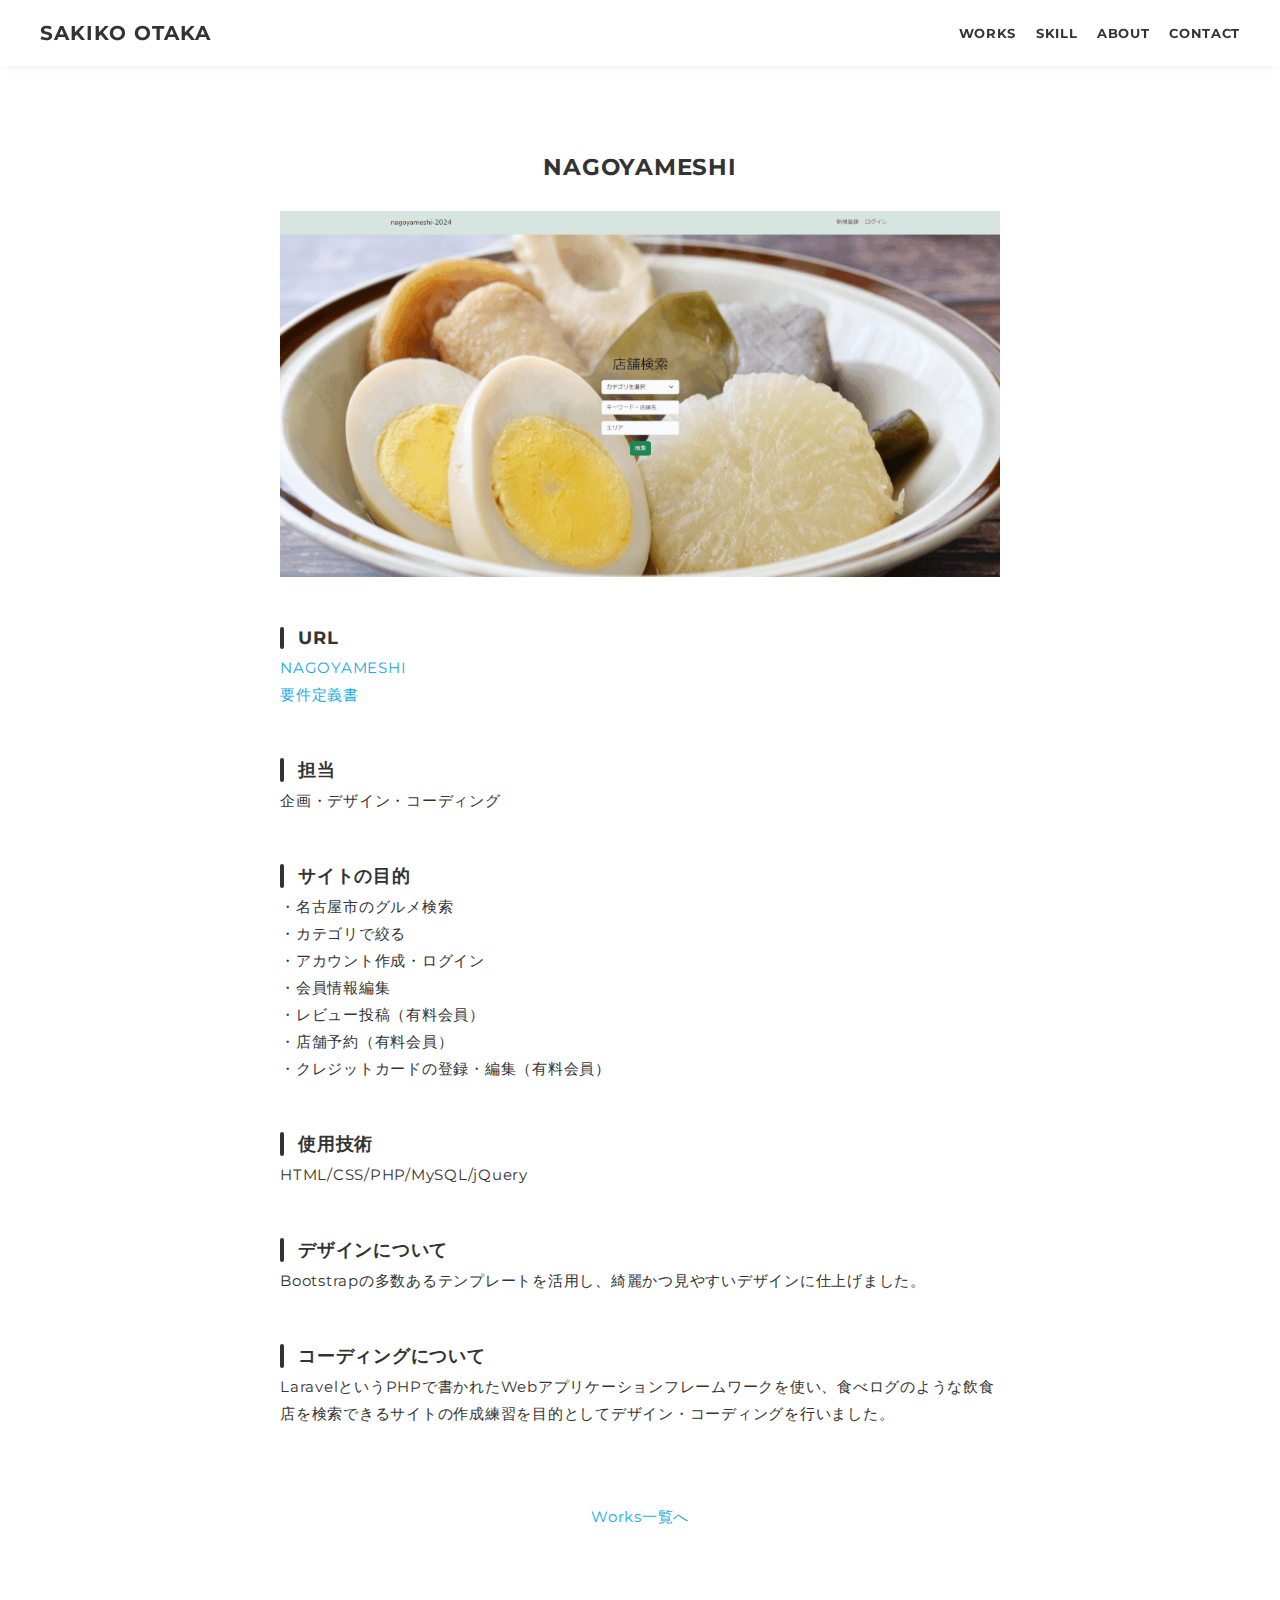
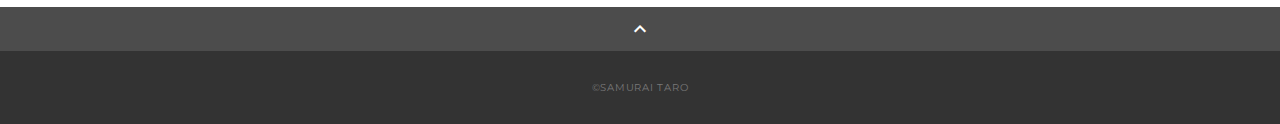
<file: works-2.html>
<!DOCTYPE html>
<html>
<head>
  <meta charset="utf-8">
  <meta name="viewport" content="width=device-width, initial-scale=1.0, maximum-scale=1.0, minimum-scale=1.0">
  <title>portfolio</title>
  <link rel="preconnect" href="https://fonts.gstatic.com">
  <link href="https://fonts.googleapis.com/css2?family=Montserrat:wght@400;700&display=swap" rel="stylesheet">
  <link href="https://fonts.googleapis.com/css?family=Material+Icons+Outlined" rel="stylesheet">
  <link href="css/ress.css" media="all" rel="stylesheet" type="text/css" />
  <link href="css/style.css" media="all" rel="stylesheet" type="text/css" />
</head>

<body>
  <div class="wrapper">

    <!-- header -->
    <header class="header ">
      <div class="container">
        <h1 class="header-logo">
          <a href="index.html">SAKIKO OTAKA</a>
        </h1>
        <nav class="gnav">
          <ul class="gnav-list">
            <li class="gnav-item"><a href="index.html#works">WORKS</a></li>
            <li class="gnav-item"><a href="index.html#skill">SKILL</a></li>
            <li class="gnav-item"><a href="index.html#about">ABOUT</a></li>
            <li class="gnav-item"><a href="index.html#contact">CONTACT</a></li>
          </ul>
        </nav>
      </div>
    </header>
    <!-- /header -->

    <main class="content">

      <article class="article">
        <div class="article-container">
          <h2 class="article-title">NAGOYAMESHI</h2>
          <div class="article-body">
            <p>
              <img src="img/works-detail/nagoyameshi.gif" alt="">
            </p>
            <p>
              
            </p>
            <h3>URL</h3>
            <p>
              <a href="https://nagoyameshi-2024-f5df705270a1.herokuapp.com/" target="_blank" rel="noopener">NAGOYAMESHI</a><br>
              <a href="https://docs.google.com/document/d/1ksjQJ2B5AZ2J0W1IAhizRsf2XmcZNHS_WzDmTxZT6O8/edit?usp=sharing">要件定義書</a>
            </p>
            <h3>担当</h3>
            <p>企画・デザイン・コーディング</p>
            <h3>サイトの目的</h3>
            <p>
              ・名古屋市のグルメ検索<br>
              ・カテゴリで絞る<br>
              ・アカウント作成・ログイン<br>
              ・会員情報編集<br>
              ・レビュー投稿（有料会員）<br>
              ・店舗予約（有料会員）<br>
              ・クレジットカードの登録・編集（有料会員）<br>
            </p>
            <h3>使用技術</h3>
            <p>HTML/CSS/PHP/MySQL/jQuery</p>
            <h3>デザインについて</h3>
            <p>
              Bootstrapの多数あるテンプレートを活用し、綺麗かつ見やすいデザインに仕上げました。
            </p>
            <h3>コーディングについて</h3>
            <p>
              LaravelというPHPで書かれたWebアプリケーションフレームワークを使い、食べログのような飲食店を検索できるサイトの作成練習を目的としてデザイン・コーディングを行いました。
            </p>
          </div>
          <div class="home-link">
            <a href="index.html#works">Works一覧へ</a>
          </div>
        </div>
      </article>

      <div class="page-top" id="js-page-top">
        <span class="material-icons-outlined">expand_less</span>
      </div>
    </main>

    <!-- footer -->
    <footer class="footer">
      <div class="copyright">&copy;SAMURAI TARO</div>
    </footer>
    <!-- /footer -->

  </div>
  <script src="https://ajax.googleapis.com/ajax/libs/jquery/3.6.0/jquery.min.js"></script>
  <script type='text/javascript' src="js/script.js"></script>
</body>
</html>
</file>
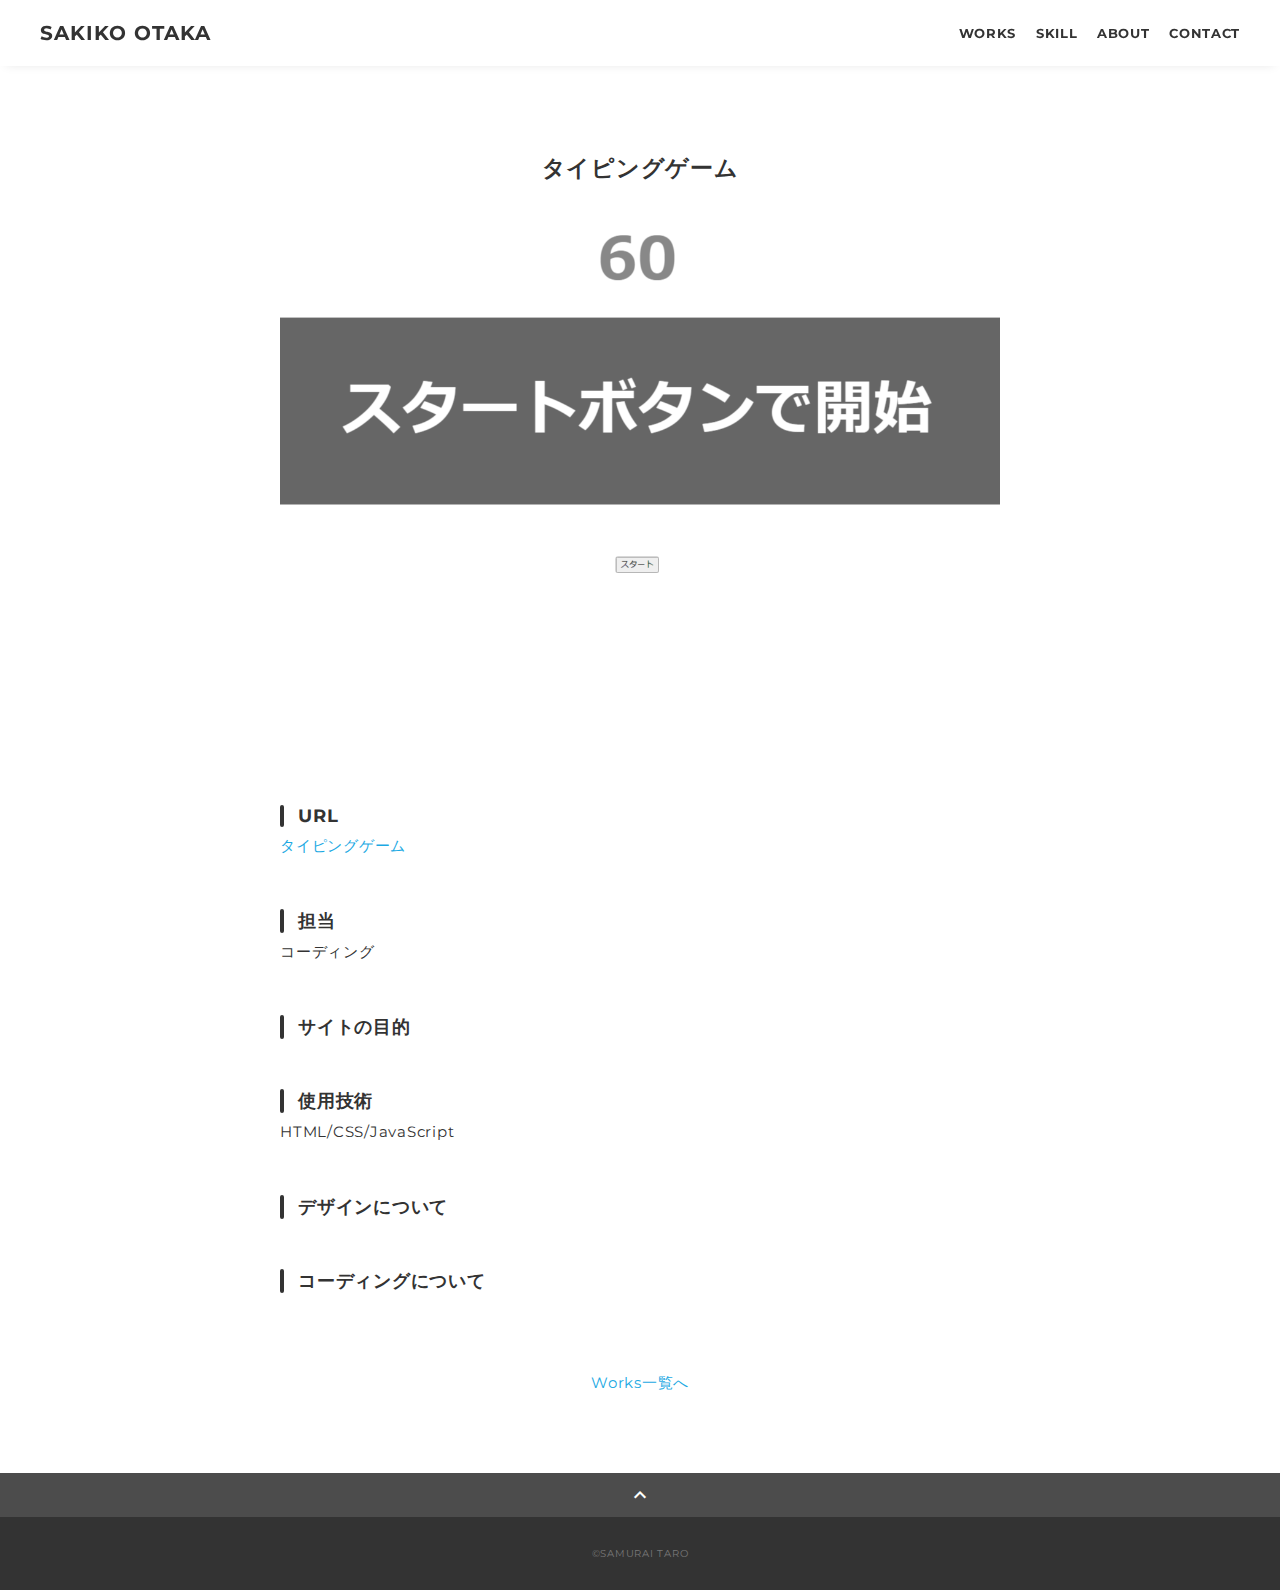
<file: works-3.html>
<!DOCTYPE html>
<html>
<head>
  <meta charset="utf-8">
  <meta name="viewport" content="width=device-width, initial-scale=1.0, maximum-scale=1.0, minimum-scale=1.0">
  <title>portfolio</title>
  <link rel="preconnect" href="https://fonts.gstatic.com">
  <link href="https://fonts.googleapis.com/css2?family=Montserrat:wght@400;700&display=swap" rel="stylesheet">
  <link href="https://fonts.googleapis.com/css?family=Material+Icons+Outlined" rel="stylesheet">
  <link href="css/ress.css" media="all" rel="stylesheet" type="text/css" />
  <link href="css/style.css" media="all" rel="stylesheet" type="text/css" />
</head>

<body>
  <div class="wrapper">

    <!-- header -->
    <header class="header ">
      <div class="container">
        <h1 class="header-logo">
          <a href="index.html">SAKIKO OTAKA</a>
        </h1>
        <nav class="gnav">
          <ul class="gnav-list">
            <li class="gnav-item"><a href="index.html#works">WORKS</a></li>
            <li class="gnav-item"><a href="index.html#skill">SKILL</a></li>
            <li class="gnav-item"><a href="index.html#about">ABOUT</a></li>
            <li class="gnav-item"><a href="index.html#contact">CONTACT</a></li>
          </ul>
        </nav>
      </div>
    </header>
    <!-- /header -->

    <main class="content">

      <article class="article">
        <div class="article-container">
          <h2 class="article-title">タイピングゲーム</h2>
          <div class="article-body">
            <p>
              <img src="img/works/typing.png" alt="タイピングゲーム">
            </p>
            <h3>URL</h3>
            <p><a href="https://teridash.github.io/javascript-advanced-kadai/kadai_tutorial_output/" target="_blank" rel="noopener">タイピングゲーム</a></p>
            <h3>担当</h3>
            <p>コーディング</p>
            <h3>サイトの目的</h3>
            <p></p>
            <h3>使用技術</h3>
            <p>HTML/CSS/JavaScript</p>
            <h3>デザインについて</h3>
            <p>
              
            </p>
            <h3>コーディングについて</h3>
            <p>
              
            </p>
          </div>
          <div class="home-link">
            <a href="index.html#works">Works一覧へ</a>
          </div>
        </div>
      </article>

      <div class="page-top" id="js-page-top">
        <span class="material-icons-outlined">expand_less</span>
      </div>
    </main>

    <!-- footer -->
    <footer class="footer">
      <div class="copyright">&copy;SAMURAI TARO</div>
    </footer>
    <!-- /footer -->

  </div>
  <script src="https://ajax.googleapis.com/ajax/libs/jquery/3.6.0/jquery.min.js"></script>
  <script type='text/javascript' src="js/script.js"></script>
</body>
</html>
</file>
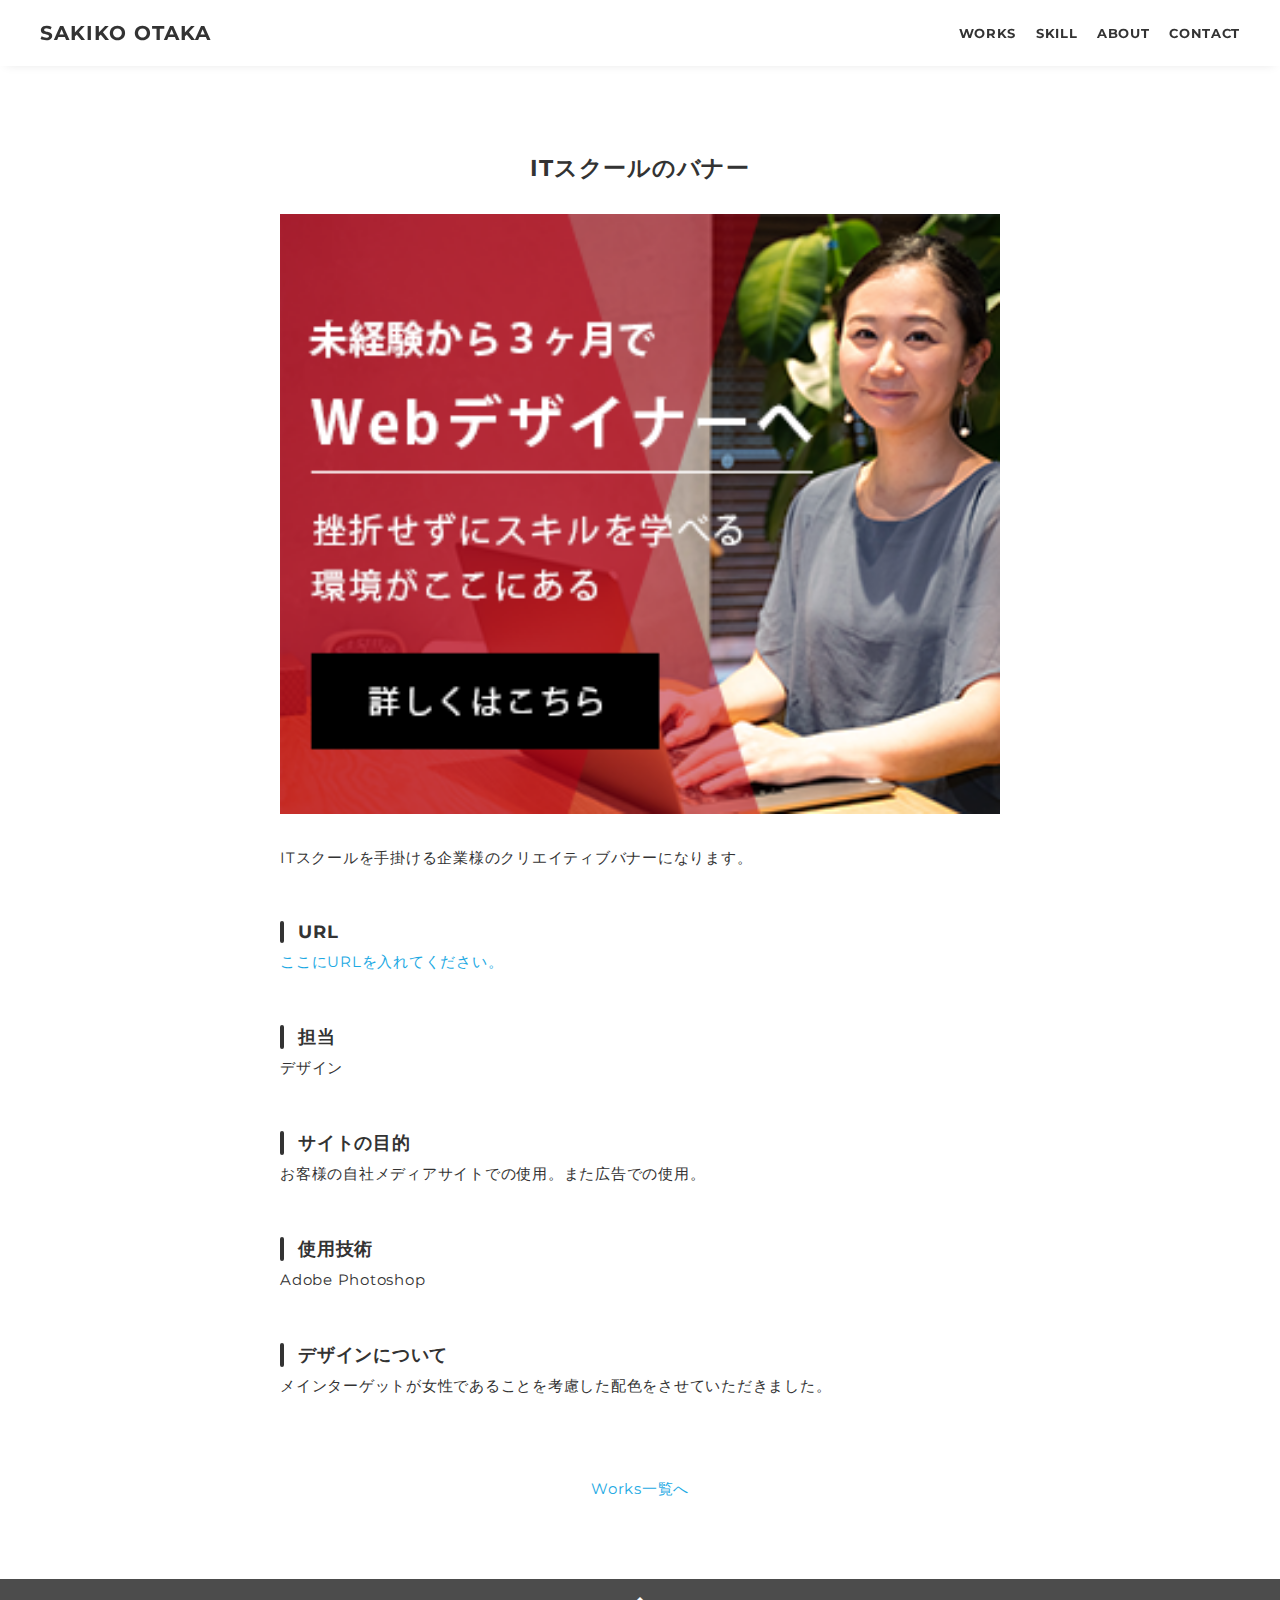
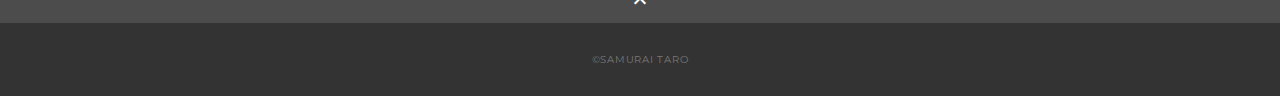
<file: works-4.html>
<!DOCTYPE html>
<html>
<head>
  <meta charset="utf-8">
  <meta name="viewport" content="width=device-width, initial-scale=1.0, maximum-scale=1.0, minimum-scale=1.0">
  <title>SAMURAI ポートフォリオ</title>
  <link rel="preconnect" href="https://fonts.gstatic.com">
  <link href="https://fonts.googleapis.com/css2?family=Montserrat:wght@400;700&display=swap" rel="stylesheet">
  <link href="https://fonts.googleapis.com/css?family=Material+Icons+Outlined" rel="stylesheet">
  <link href="css/ress.css" media="all" rel="stylesheet" type="text/css" />
  <link href="css/style.css" media="all" rel="stylesheet" type="text/css" />
</head>

<body>
  <div class="wrapper">

    <!-- header -->
    <header class="header ">
      <div class="container">
        <h1 class="header-logo">
          <a href="index.html">SAKIKO OTAKA</a>
        </h1>
        <nav class="gnav">
          <ul class="gnav-list">
            <li class="gnav-item"><a href="index.html#works">WORKS</a></li>
            <li class="gnav-item"><a href="index.html#skill">SKILL</a></li>
            <li class="gnav-item"><a href="index.html#about">ABOUT</a></li>
            <li class="gnav-item"><a href="index.html#contact">CONTACT</a></li>
          </ul>
        </nav>
      </div>
    </header>
    <!-- /header -->

    <main class="content">

      <article class="article">
        <div class="article-container">
          <h2 class="article-title">ITスクールのバナー</h2>
          <div class="article-body">
            <p style="text-align: center;">
              <img src="img/works-detail/works-4.png" alt="">
            </p>
            <p>
              ITスクールを手掛ける企業様のクリエイティブバナーになります。
            </p>
            <h3>URL</h3>
            <p><a href="" target="_blank" rel="noopener">ここにURLを入れてください。</a></p>
            <h3>担当</h3>
            <p>デザイン</p>
            <h3>サイトの目的</h3>
            <p>お客様の自社メディアサイトでの使用。また広告での使用。</p>
            <h3>使用技術</h3>
            <p>Adobe Photoshop</p>
            <h3>デザインについて</h3>
            <p>
              メインターゲットが女性であることを考慮した配色をさせていただきました。
            </p>
          </div>
          <div class="home-link">
            <a href="index.html#works">Works一覧へ</a>
          </div>
        </div>
      </article>

      <div class="page-top" id="js-page-top">
        <span class="material-icons-outlined">expand_less</span>
      </div>
    </main>

    <!-- footer -->
    <footer class="footer">
      <div class="copyright">&copy;SAMURAI TARO</div>
    </footer>
    <!-- /footer -->

  </div>
  <script src="https://ajax.googleapis.com/ajax/libs/jquery/3.6.0/jquery.min.js"></script>
  <script type='text/javascript' src="js/script.js"></script>
</body>
</html>
</file>
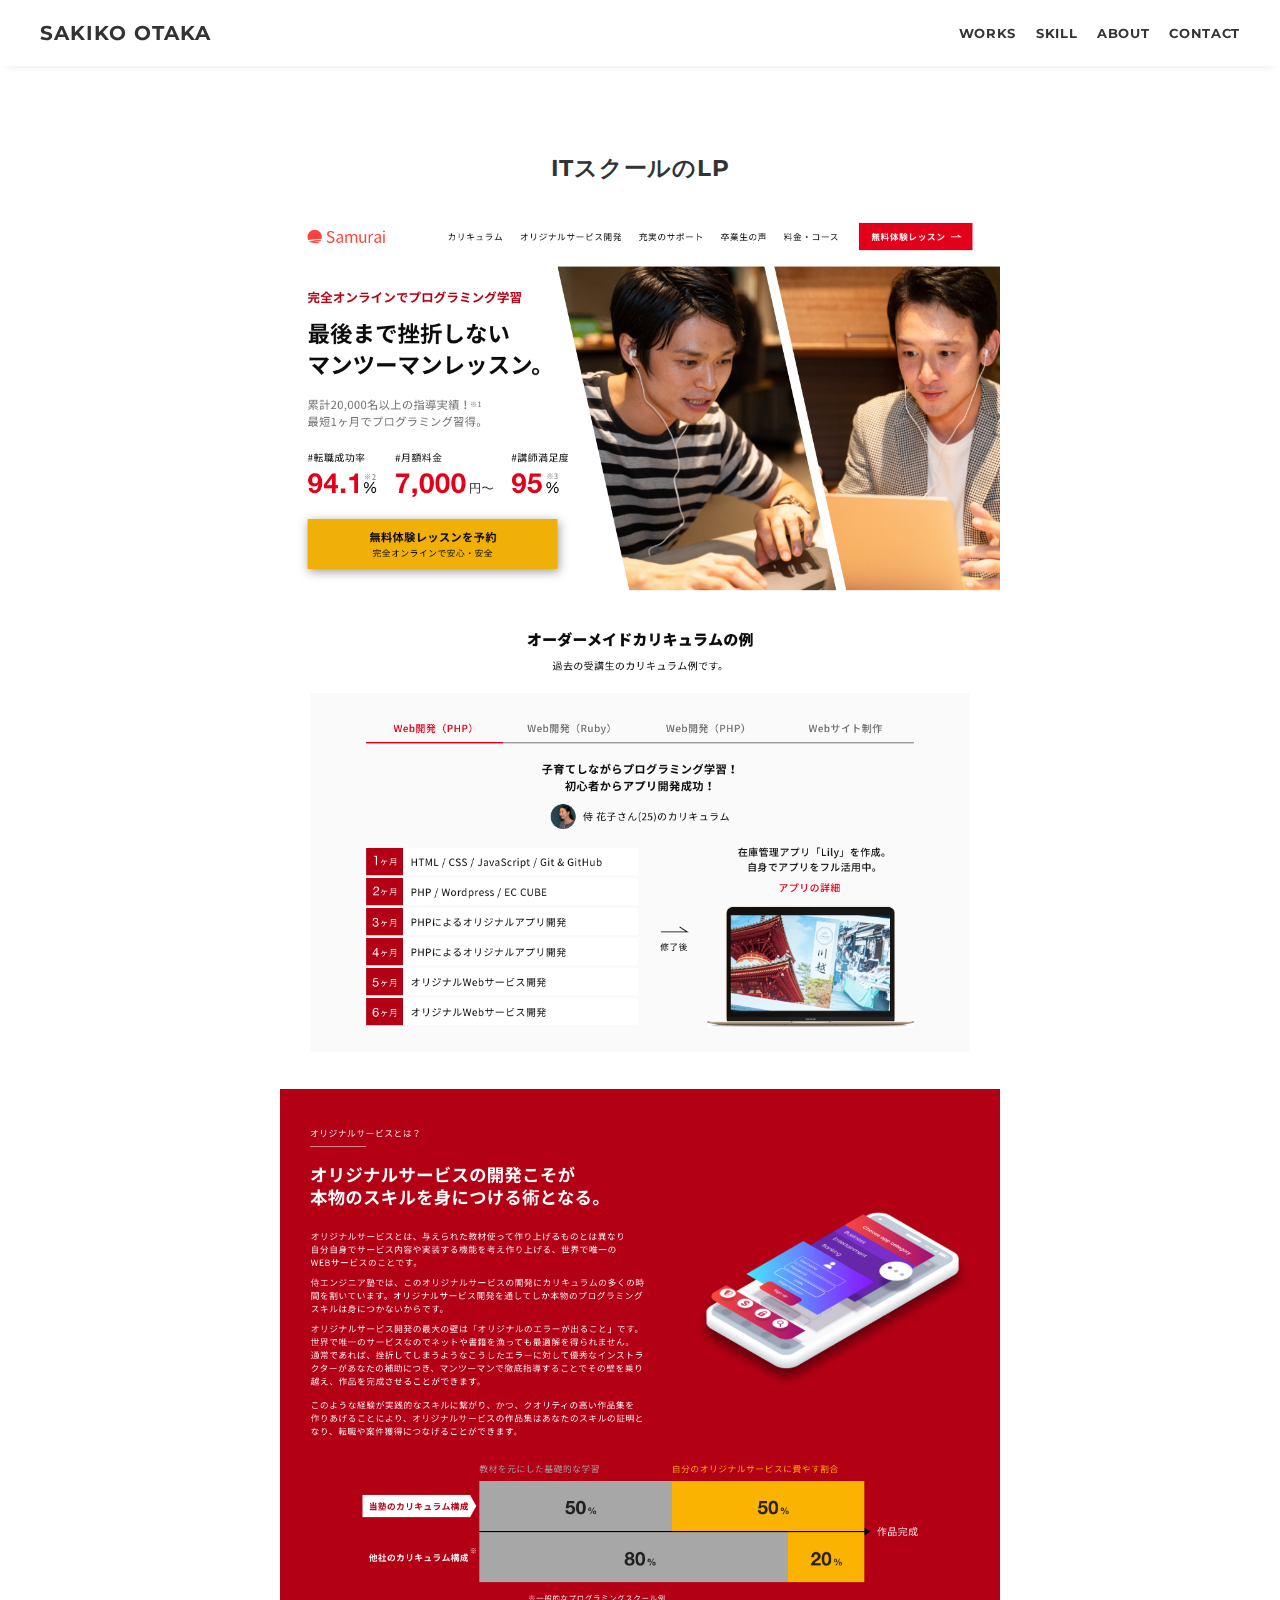
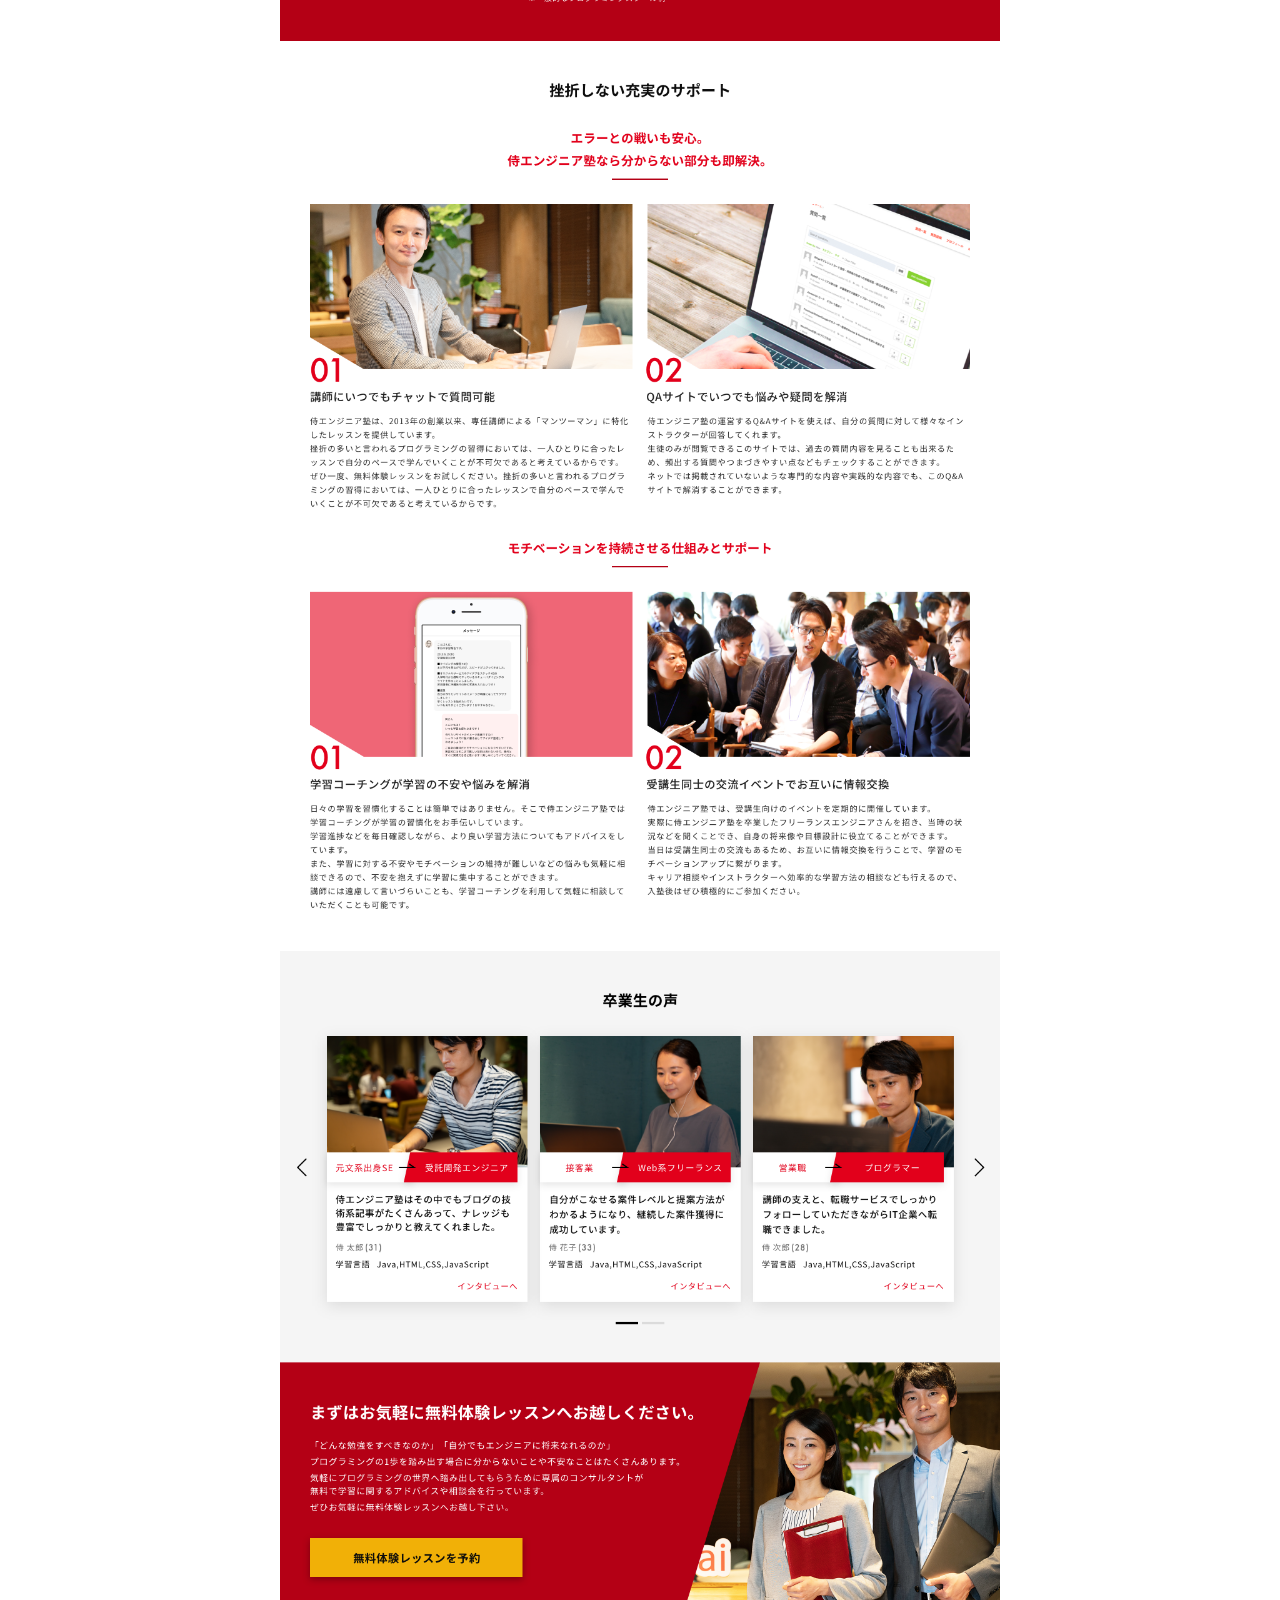
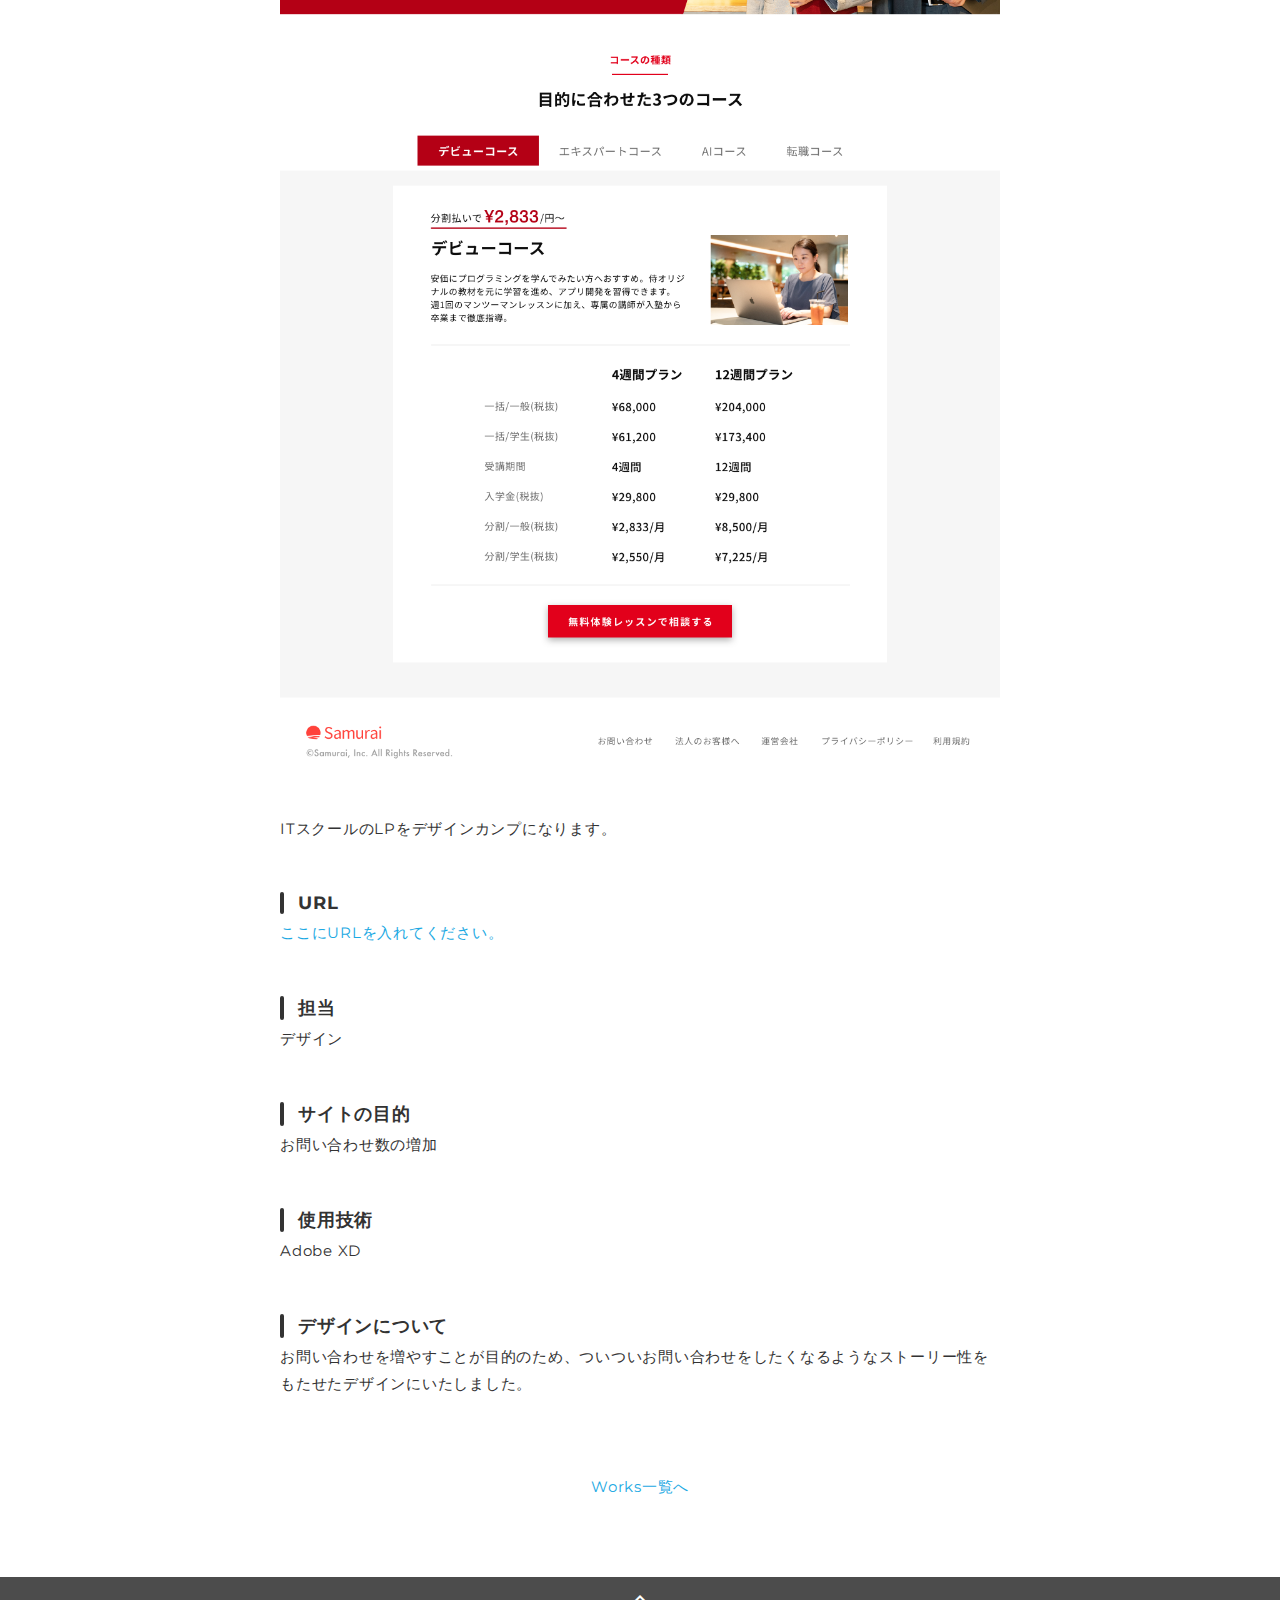
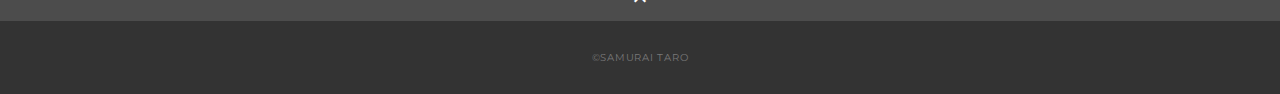
<file: works-5.html>
<!DOCTYPE html>
<html>
<head>
  <meta charset="utf-8">
  <meta name="viewport" content="width=device-width, initial-scale=1.0, maximum-scale=1.0, minimum-scale=1.0">
  <title>SAMURAI ポートフォリオ</title>
  <link rel="preconnect" href="https://fonts.gstatic.com">
  <link href="https://fonts.googleapis.com/css2?family=Montserrat:wght@400;700&display=swap" rel="stylesheet">
  <link href="https://fonts.googleapis.com/css?family=Material+Icons+Outlined" rel="stylesheet">
  <link href="css/ress.css" media="all" rel="stylesheet" type="text/css" />
  <link href="css/style.css" media="all" rel="stylesheet" type="text/css" />
</head>

<body>
  <div class="wrapper">

    <!-- header -->
    <header class="header ">
      <div class="container">
        <h1 class="header-logo">
          <a href="index.html">SAKIKO OTAKA</a>
        </h1>
        <nav class="gnav">
          <ul class="gnav-list">
            <li class="gnav-item"><a href="index.html#works">WORKS</a></li>
            <li class="gnav-item"><a href="index.html#skill">SKILL</a></li>
            <li class="gnav-item"><a href="index.html#about">ABOUT</a></li>
            <li class="gnav-item"><a href="index.html#contact">CONTACT</a></li>
          </ul>
        </nav>
      </div>
    </header>
    <!-- /header -->

    <main class="content">

      <article class="article">
        <div class="article-container">
          <h2 class="article-title">ITスクールのLP</h2>
          <div class="article-body">
            <p>
              <img src="img/works-detail/works-5.png" alt="">
            </p>
            <p>
              ITスクールのLPをデザインカンプになります。
            </p>
            <h3>URL</h3>
            <p><a href="" target="_blank" rel="noopener">ここにURLを入れてください。</a></p>
            <h3>担当</h3>
            <p>デザイン</p>
            <h3>サイトの目的</h3>
            <p>お問い合わせ数の増加</p>
            <h3>使用技術</h3>
            <p>Adobe XD</p>
            <h3>デザインについて</h3>
            <p>
              お問い合わせを増やすことが目的のため、ついついお問い合わせをしたくなるようなストーリー性をもたせたデザインにいたしました。
            </p>
          </div>
          <div class="home-link">
            <a href="index.html#works">Works一覧へ</a>
          </div>
        </div>
      </article>

      <div class="page-top" id="js-page-top">
        <span class="material-icons-outlined">expand_less</span>
      </div>
    </main>

    <!-- footer -->
    <footer class="footer">
      <div class="copyright">&copy;SAMURAI TARO</div>
    </footer>
    <!-- /footer -->

  </div>
  <script src="https://ajax.googleapis.com/ajax/libs/jquery/3.6.0/jquery.min.js"></script>
  <script type='text/javascript' src="js/script.js"></script>
</body>
</html>
</file>
<file: css/ress.css>
/*!
 * ress.css • v3.0.1
 * MIT License
 * github.com/filipelinhares/ress
 */

/* # =================================================================
   # Global selectors
   # ================================================================= */

html {
  box-sizing: border-box;
  word-break: normal;
  -moz-tab-size: 4;
  tab-size: 4;

  -webkit-text-size-adjust: 100%; /* Prevent adjustments of font size after orientation changes in iOS */
}

*,
::before,
::after {
  box-sizing: inherit;
  background-repeat: no-repeat; /* Set `background-repeat: no-repeat` to all elements and pseudo elements */
}

::before,
::after {
  vertical-align: inherit;
  text-decoration: inherit; /* Inherit text-decoration and vertical align to ::before and ::after pseudo elements */
}

* {
  margin: 0;
  padding: 0; /* Reset `padding` and `margin` of all elements */
}

/* # =================================================================
   # General elements
   # ================================================================= */

hr {
  overflow: visible; /* Show the overflow in Edge and IE */
  height: 0; /* Add the correct box sizing in Firefox */
}

details,
main {
  display: block; /* Render the `main` element consistently in IE. */
}

summary {
  display: list-item; /* Add the correct display in all browsers */
}

small {
  font-size: 80%; /* Set font-size to 80% in `small` elements */
}

[hidden] {
  display: none; /* Add the correct display in IE */
}

abbr[title] {
  /* Add the correct text decoration in Chrome, Edge, IE, Opera, and Safari */
  text-decoration: underline;
  text-decoration: underline dotted;
  border-bottom: none; /* Remove the bottom border in Chrome 57 */
}

a {
  background-color: transparent; /* Remove the gray background on active links in IE 10 */
}

a:active,
a:hover {
  outline-width: 0; /* Remove the outline when hovering in all browsers */
}

code,
kbd,
pre,
samp {
  font-family: monospace, monospace; /* Specify the font family of code elements */
}

pre {
  font-size: 1em; /* Correct the odd `em` font sizing in all browsers */
}

b,
strong {
  font-weight: bolder; /* Add the correct font weight in Chrome, Edge, and Safari */
}

/* https://gist.github.com/unruthless/413930 */
sub,
sup {
  position: relative;
  font-size: 75%;
  line-height: 0;
  vertical-align: baseline;
}

sub {
  bottom: -.25em;
}

sup {
  top: -.5em;
}

/* # =================================================================
   # Forms
   # ================================================================= */

input {
  border-radius: 0;
}

/* Replace pointer cursor in disabled elements */
[disabled] {
  cursor: default;
}

[type="number"]::-webkit-container-spin-button,
[type="number"]::-webkit-outer-spin-button {
  height: auto; /* Correct the cursor style of increment and decrement buttons in Chrome */
}

[type="search"] {
  outline-offset: -2px; /* Correct the outline style in Safari */

  -webkit-appearance: textfield; /* Correct the odd appearance in Chrome and Safari */
}

[type="search"]::-webkit-search-decoration {
  -webkit-appearance: none; /* Remove the container padding in Chrome and Safari on macOS */
}

textarea {
  overflow: auto; /* Internet Explorer 11+ */
  resize: vertical; /* Specify textarea resizability */
}

button,
input,
optgroup,
select,
textarea {
  font: inherit; /* Specify font inheritance of form elements */
}

optgroup {
  font-weight: bold; /* Restore the font weight unset by the previous rule */
}

button {
  overflow: visible; /* Address `overflow` set to `hidden` in IE 8/9/10/11 */
}

button,
select {
  text-transform: none; /* Firefox 40+, Internet Explorer 11- */
}

/* Apply cursor pointer to button elements */
button,
[type="button"],
[type="reset"],
[type="submit"],
[role="button"] {
  cursor: pointer;
  color: inherit;
}

/* Remove container padding and border in Firefox 4+ */
button::-moz-focus-container,
[type="button"]::-moz-focus-container,
[type="reset"]::-moz-focus-container,
[type="submit"]::-moz-focus-container {
  padding: 0;
  border-style: none;
}

/* Replace focus style removed in the border reset above */
button:-moz-focusring,
[type="button"]::-moz-focus-container,
[type="reset"]::-moz-focus-container,
[type="submit"]::-moz-focus-container {
  outline: 1px dotted ButtonText;
}

button,
html [type="button"],
/* Prevent a WebKit bug where (2) destroys native `audio` and `video`controls in Android 4 */
[type="reset"],
[type="submit"] {
  -webkit-appearance: button; /* Correct the inability to style clickable types in iOS */
}

/* Remove the default button styling in all browsers */
button,
input,
select,
textarea {
  border-style: none;
  background-color: transparent;
}

/* Style select like a standard input */
select {
  -webkit-appearance: none; /* Chrome 41+ */
  -moz-appearance: none; /* Firefox 36+ */
}

select::-ms-expand {
  display: none; /* Internet Explorer 11+ */
}

select::-ms-value {
  color: currentColor; /* Internet Explorer 11+ */
}

legend {
  display: table; /* Correct the text wrapping in Edge and IE */
  max-width: 100%; /* Correct the text wrapping in Edge and IE */
  max-width: 100%; /* Correct the text wrapping in Edge 18- and IE */
  white-space: normal; /* Correct the text wrapping in Edge and IE */
  color: inherit; /* Correct the color inheritance from `fieldset` elements in IE */
  border: 0; /* Correct `color` not being inherited in IE 8/9/10/11 */
}

::-webkit-file-upload-button {
  font: inherit; /* Change font properties to `inherit` in Chrome and Safari */
  color: inherit;
  /* Correct the inability to style clickable types in iOS and Safari */

  -webkit-appearance: button;
}

/* # =================================================================
   # Specify media element style
   # ================================================================= */

img {
  border-style: none; /* Remove border when inside `a` element in IE 8/9/10 */
}

/* Add the correct vertical alignment in Chrome, Firefox, and Opera */
progress {
  vertical-align: baseline;
}

/* # =================================================================
   # Accessibility
   # ================================================================= */

/* Hide content from screens but not screenreaders */
@media screen {
  [hidden~="screen"] {
    display: inherit;
  }
  [hidden~="screen"]:not(:active):not(:focus):not(:target) {
    position: absolute !important;
    clip: rect(0 0 0 0) !important;
  }
}

/* Specify the progress cursor of updating elements */
[aria-busy="true"] {
  cursor: progress;
}

/* Specify the pointer cursor of trigger elements */
[aria-controls] {
  cursor: pointer;
}

/* Specify the unstyled cursor of disabled, not-editable, or otherwise inoperable elements */
[aria-disabled] {
  cursor: default;
}
</file>
<file: css/style.css>
body {
  font-family: "Montserrat","Helvetica Neue",Arial,"Hiragino Kaku Gothic ProN","Hiragino Sans",Meiryo,sans-serif;
  font-size: 15px;
  letter-spacing: .05em;
  color: #333;
}

a {
  transition: opacity .3s;
  text-decoration: none;
  color: #1ca9e3;
}

img {
  max-width: 100%;
  height: auto;
  vertical-align: bottom;
  border-style: none;
}



.pc-only {
  display: block;
}

.sp-only {
  display: none;
}

/*--------------------------------
 レイアウト
---------------------------------*/
.wrapper {
  padding-top: 73px;
}

.section {
  padding: 90px 0;
}

.section:nth-of-type(odd) {
  background-color: #f7f7f7;
}

.container {
  max-width: 1340px;
  margin: 0 auto;
  padding: 0 40px;
}

/*--------------------------------
 見出し
---------------------------------*/
.title {
  font-size: 34px;
  font-weight: bold;
  line-height: 1;
  margin-bottom: 40px;
  text-align: center;
  letter-spacing: .05em;
  color: #333;
}

.lead {
  font-size: 16px;
  line-height: 1.8;
  margin-bottom: 30px;
}

/*--------------------------------
ヘッダー
---------------------------------*/
.header {
  position: fixed;
  top: 0;
  z-index: 1;
  width: 100%;
  background-color: #fff;
  box-shadow: 0 5px 10px -6px rgba(0,0,0,.1);
}

.header .container {
  display: flex;
  align-items: center;
  justify-content: space-between;
  padding: 20px 40px;
}

.header-logo {
  font-size: 20px;
  font-weight: bold;
  line-height: 1.2;
  margin-right: 20px;
  letter-spacing: .05em;
}

.header-logo a {
  color: #333;
}

.gnav-list {
  display: flex;
  justify-content: space-between;
  list-style: none;
}

.gnav-item:not(:last-child) {
  margin-right: 20px;
}

.gnav-item a {
  position: relative;
  font-size: 13px;
  font-weight: bold;
  display: inline-block;
  padding: 5px 0;
  transition: .3s;
  letter-spacing: .05em;
  color: #333;
}
.gnav-item a:after {
  position: absolute;
  bottom: 0;
  left: 50%;
  width: 0;
  height: 3px;
  content: "";
  transition: .3s;
  -webkit-transform: translateX(-50%);
  transform: translateX(-50%);
  background-color: #333;
}

.gnav-item a:hover:after {
  width: 100%;
}

/*--------------------------------
 メインビジュアル
---------------------------------*/
.mv {
  display: flex;
  align-items: center;
  justify-content: center;
  height: auto;
  text-align: center;
}

.mv-container {
  position: relative;
  padding: 0 20px;
}

.mv-container img {
  width: 100%;
  height: auto;
}

/*--------------------------------
 Works
---------------------------------*/
.works-list {
  display: flex;
  flex-wrap: wrap;
  margin-bottom: -40px;
}

.works-item {
  width: 31.74603%;
  margin-right: 1.58730%;
  margin-bottom: 40px;
  color: #333;
}

.works-item:hover {
  opacity: .9;
}

.works-item:nth-of-type(3n) {
  margin-right: 0;
}

.works-img img {
  border: 1px solid #e6e6e6;
}

.works-name {
  font-size: 12px;
  font-weight: bold;
  margin-top: 8px;
}

.works-info {
  font-size: 10px;
  margin-top: 5px;
}

/*--------------------------------
 Skill
---------------------------------*/
.skill-list {
  display: flex;
  flex-wrap: wrap;
  justify-content: space-between;
  margin-bottom: -50px;
}

.skill-item {
  display: flex;
  align-items: flex-start;
  justify-content: space-between;
  width: 48%;
  margin-bottom: 50px;
}

.skill-img {
  width: 60px;
  height: auto;
  margin-right: 20px;
}

.skill-body {
  flex: 1;
}

.skill-name {
  margin-bottom: 10px;
}

.skill-text {
  font-size: 14px;
  line-height: 1.8;
}

/*--------------------------------
 About
---------------------------------*/
.profile {
  display: flex;
  flex-wrap: wrap;
  max-width: 800px;
  margin: 0 auto;
}
.profile-img {
  width: 20%;
  margin-right: 30px;
  border-radius: 50%;
}
.profile-img img {
  border-radius: 50%;
}
.profile-body {
  flex: 1;
}

.profile-body p {
  font-size: 15px;
  line-height: 1.8;
}

.profile-body p:not(:last-child) {
  margin-bottom: 30px;
}

/*--------------------------------
 Contact
---------------------------------*/
.contact {
  text-align: center;
}

.contact-item:not(:last-child) {
  margin-right: 10px;
}

.contact-text {
  margin-top: 10px;
}
/*--------------------------------
 ページトップ
---------------------------------*/
.page-top {
  font-weight: bold;
  padding: 10px;
  cursor: pointer;
  text-align: center;
  background-color: #4c4c4c;
}

.page-top .material-icons-outlined {
  vertical-align: bottom;
  color: #fff;
}

/*--------------------------------
 フッター
---------------------------------*/
.footer {
  padding: 30px;
  background-color: #333;
}

.copyright {
  font-size: 10px;
  text-align: center;
  color: #797979;
}

/*--------------------------------
 下層：Worksページ
---------------------------------*/
.article {
  padding: 80px 0;
}

.article-container {
  max-width: 1040px;
  margin: 0 auto;
  padding: 0 20px;
}

.article-title {
  margin-bottom: 30px;
  text-align: center;
}

.article-body {
  max-width: 720px;
  margin: 0 auto;
  margin-bottom: 80px;
}

.article-body h3 {
  position: relative;
  font-size: 18px;
  margin-bottom: 5px;
  padding-left: 1em;
}

.article-body img {
  width: 100%;
  height: auto;
}

.article-body h3:not(:first-child) {
  margin-top: 50px;
}

.article-body h3::before {
  position: absolute;
  top: 0;
  left: 0;
  width: 4px;
  height: 100%;
  content: "";
  border-radius: 3px;
  background-color: #333;
}

.article-body p {
  font-size: 15px;
  line-height: 1.8;
  margin-bottom: 30px;
}

.home-link {
  text-align: center;
}

.php {
  margin-top: 25px;
}

.html {
  margin-top: 15px;
}
/*media Queries 767
----------------------------------------------------*/
@media screen and (max-width: 767px) {
  body {
    font-size: 14px;
  }

  .pc-only {
    display: none;
  }

  .sp-only {
    display: block;
  }

  /* 見出し */
  .title {
    font-size: 26px;
    margin-bottom: 20px;
  }

  .lead {
    font-size: 14px;
    line-height: 1.7;
    margin-bottom: 20px;
  }

  /* レイアウト */
  .wrapper {
    padding-top: 57px;
  }

  .section {
    padding: 60px 0;
  }

  .container {
    padding: 0 20px;
  }

  /* ヘッダー */
  .header .container {
    padding: 15px;
  }

  .header-logo {
    font-size: 15px;
    margin-right: 15px;
  }

  .gnav-item:not(:last-child) {
    margin-right: 10px;
  }

  .gnav-item a {
    font-size: 10px;
  }

  .gnav-item a:after {
    display: none;
  }

  /*  メインビジュアル */
  .mv {
    height: 40vh;
  }

  .mv-container {
    padding: 0 20px;
  }

  .mv-title {
    font-size: 30px;
  }
  .mv-subtitle {
    font-size: 16px;
    margin-bottom: 20px;
  }

  .mv-text {
    top: 75%;
    font-size: 14px;
    line-height: 1.7;
  }

  /* Works */
  .works-name {
    font-size: 12px;
  }

  .works-info {
    margin-top: 3px;
  }

  .works-list {
    justify-content: space-between;
  }

  .works-item {
    flex: 0 0 48%;
    margin-right: 0;
    margin-bottom: 30px;
  }

  /* Skill */
  .skill-list {
    display: block;
    margin-bottom: 0;
  }

  .skill-item {
    width: 100%;
    margin-bottom: 35px;
  }

  .skill-item:last-child {
    margin-bottom: 0;
  }

  .skill-name {
    margin-bottom: 5px;
  }

  .skill-text {
    font-size: 13px;
    line-height: 1.7;
  }

  /* About */
  .profile {
    display: block;
  }
  .profile-img {
    width: 150px;
    margin: 0 auto;
    margin-bottom: 25px;
  }

  .profile-body p {
    font-size: 14px;
    line-height: 1.7;
  }

  .profile-body p:not(:last-child) {
    margin-bottom: 20px;
  }

  /* フッター */
  .footer {
    padding: 20px;
  }

  /* 下層ページ */
  .article {
    padding: 50px 0;
  }

  .article-body h3 {
    font-size: 16px;
    padding-left: .8em;
  }

  .article-body h3:not(:first-child) {
    margin-top: 30px;
  }

  .article-body p {
    font-size: 14px;
    line-height: 1.7;
    margin-bottom: 20px;
  }
}
</file>
